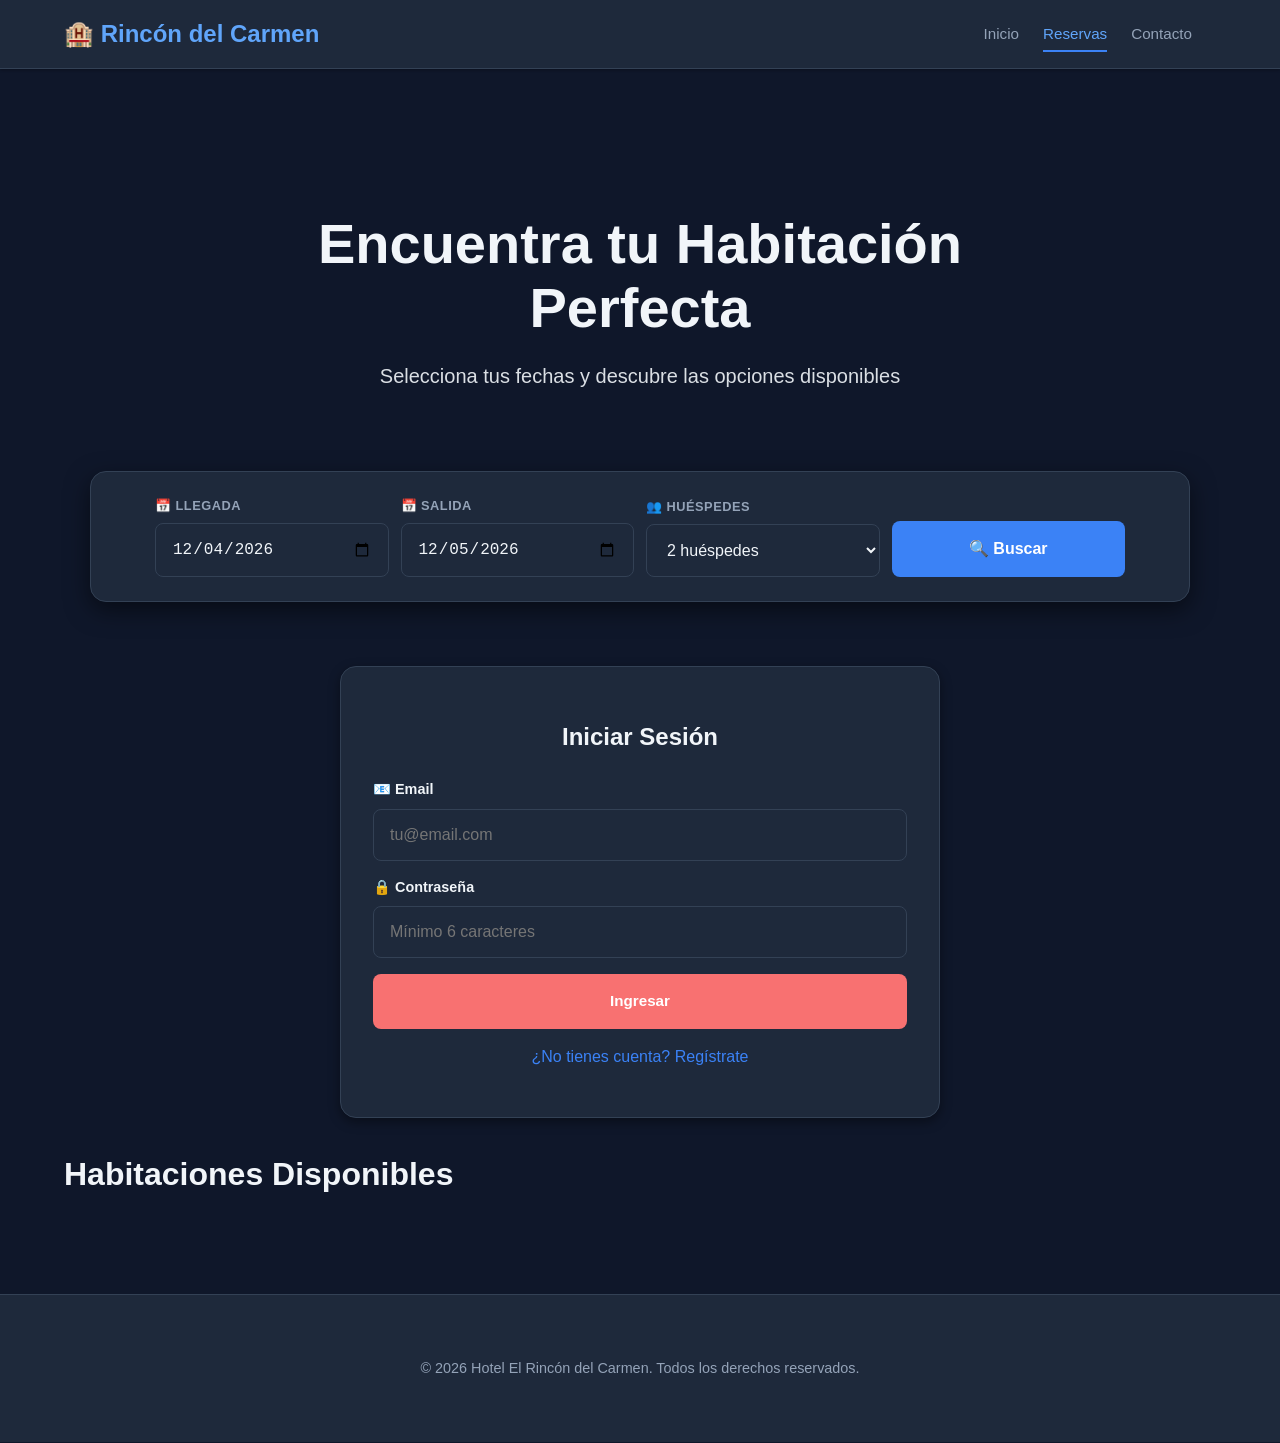
<file: admin.html>
<!DOCTYPE html>
<html lang="es">
<head>
  <meta charset="UTF-8">
  <meta name="viewport" content="width=device-width, initial-scale=1.0">
  <title>Panel Admin | Hotel El Rincón del Carmen</title>
  <link rel="stylesheet" href="css/main.css">
</head>
<body>
  <header>
    <nav>
      <a href="index.html" class="logo">🏨 Rincón del Carmen</a>
      <ul class="nav-links">
        <li><a href="index.html">Inicio</a></li>
        <li><a href="reservas.html">Reservas</a></li>
        <li><a href="contacto.html">Contacto</a></li>
        <li><a href="admin.html" class="active">Panel Admin</a></li>
      </ul>
      <button class="mobile-toggle">☰</button>
    </nav>
  </header>

  <main class="container">
    <div class="admin-header">
      <h1>Panel de Gestión Administrativa</h1>
      <p>Administra habitaciones, reservas y facturación.</p>
    </div>
    
    <div class="tabs">
      <button class="tab-btn active" data-tab="rooms">🏨 Habitaciones</button>
      <button class="tab-btn" data-tab="bookings">📋 Reservas & Facturas</button>
    </div>

    <!-- Tab Habitaciones -->
    <div id="roomsTab" class="tab-content">
      <div style="display:flex; justify-content:space-between; align-items:center; margin-bottom:1rem; flex-wrap:wrap; gap:1rem;">
        <h2 class="section-title" style="margin:0;">Listado de Habitaciones</h2>
        <button class="btn btn-accent" id="openRoomModal">+ Agregar Habitación</button>
      </div>
      <div class="table-container">
        <table>
          <thead>
            <tr>
              <th>Nombre</th>
              <th>Camas</th>
              <th>Máx Pers.</th>
              <th>Precio/Noche</th>
              <th>Servicios</th>
              <th>Acciones</th>
            </tr>
          </thead>
          <tbody id="roomsBody"></tbody>
        </table>
      </div>
    </div>

    <!-- Tab Reservas -->
    <div id="bookingsTab" class="tab-content hidden">
      <div class="card" style="margin-bottom:1.5rem; background:var(--bg-secondary); border-color:var(--border);">
        <h2 class="section-title" style="margin:0 0 0.5rem;">Gestión de Reservas</h2>
        <p style="color:var(--text-secondary); font-size:0.9rem;">
          Visualiza, cancela o genera la factura de las reservas confirmadas.
        </p>
      </div>
      <div class="table-container">
        <table>
          <thead>
            <tr>
              <th>ID</th>
              <th>Cliente</th>
              <th>Habitación</th>
              <th>Fechas</th>
              <th>Total</th>
              <th>Estado</th>
              <th>Acciones</th>
            </tr>
          </thead>
          <tbody id="bookingsBody"></tbody>
        </table>
      </div>
    </div>
  </main>

  <!-- Modal para Agregar Habitación -->
  <dialog id="roomModal">
    <div class="modal-header">
      <h3 id="modalTitle">Nueva Habitación</h3>
      <button class="close-modal" id="closeRoomModal">&times;</button>
    </div>
    <form id="roomForm">
      <div class="form-group"><label>Nombre</label><input id="rName" required placeholder="Suite Premium"></div>
      <div style="display: grid; grid-template-columns:1fr 1fr; gap:1rem; margin-bottom:1rem;">
        <div class="form-group" style="margin:0"><label>Camas</label><input id="rBeds" type="number" min="1" required></div>
        <div class="form-group" style="margin:0"><label>Máx. personas</label><input id="rMax" type="number" min="1" required></div>
      </div>
      <div class="form-group"><label>Precio/Noche (COP)</label><input id="rPrice" type="number" min="10000" required></div>
      <div class="form-group"><label>Servicios (coma)</label><input id="rAmenities" placeholder="WiFi, Jacuzzi, Minibar" required></div>
      <div class="form-group"><label>URL Imagen Principal</label><input id="rImage" placeholder="https://..."></div>
      <button type="submit" class="btn btn-full">Guardar</button>
    </form>
  </dialog>

  <!-- Modal de Factura -->
  <dialog id="invoiceModal">
    <div class="modal-header">
      <h3>Vista Previa de Factura</h3>
      <button class="close-modal" onclick="document.getElementById('invoiceModal').close()">&times;</button>
    </div>
    <div class="invoice-modal-content" id="invoiceContent">
      <!-- El contenido se inyecta con JS -->
    </div>
    <button class="btn btn-print" onclick="window.print()">🖨️ Imprimir / Guardar PDF</button>
  </dialog>

  <footer>
    <p>© 2026 Hotel El Rincón del Carmen. Panel exclusivo para administradores.</p>
  </footer>

  <script type="module">
    import { DataService } from './js/data-service.js';
    
    DataService.init();
    if (!DataService.isAdmin()) { 
      alert('⚠️ Acceso denegado.');
      window.location.href = 'reservas.html'; 
    }

    // --- Renderizado de Habitaciones ---
    const renderRooms = () => {
      const rooms = DataService.getRooms();
      const tbody = document.getElementById('roomsBody');
      tbody.innerHTML = rooms.length ? rooms.map(r => `
        <tr>
          <td><strong>${r.name}</strong></td>
          <td>${r.beds}</td>
          <td>${r.maxGuests}</td>
          <td>$${r.price.toLocaleString()}</td>
          <td style="font-size:0.85rem; color:var(--text-secondary);">${r.amenities.join(', ')}</td>
          <td><button class="action-btn delete" onclick="deleteRoom('${r.id}')">🗑️</button></td>
        </tr>
      `).join('') : `<tr><td colspan="6" class="text-center" style="padding:2rem;">No hay habitaciones</td></tr>`;
    };

    // --- Renderizado de Reservas ---
    const renderBookings = () => {
      const bookings = DataService.getBookings();
      const rooms = DataService.getRooms();
      const users = DataService.getUsers();
      const tbody = document.getElementById('bookingsBody');
      
      tbody.innerHTML = bookings.length ? bookings.map(b => {
        const room = rooms.find(r => r.id === b.roomId)?.name || 'N/A';
        const user = users.find(u => u.id === b.userId);
        const statusClass = b.status === 'confirmed' ? 'status-confirmed' : 'status-cancelled';
        
        // Botón de facturar solo si está confirmada
        const invoiceBtn = b.status === 'confirmed' 
          ? `<button class="action-btn" style="background:#e0f2fe; color:#0369a1; margin-right:5px;" onclick="generateInvoice('${b.id}')">📄 Facturar</button>` 
          : '';

        return `
          <tr>
            <td style="font-family:monospace; font-size:0.8rem;">${b.id.slice(-6)}</td>
            <td>${user ? user.name : 'N/A'}</td>
            <td>${room}</td>
            <td style="font-size:0.85rem;">${b.checkIn} ➔ ${b.checkOut}</td>
            <td>$${b.totalPrice.toLocaleString()}</td>
            <td><span class="status-badge ${statusClass}">${b.status}</span></td>
            <td>
              ${invoiceBtn}
              ${b.status === 'confirmed' ? `<button class="action-btn cancel" onclick="cancelBooking('${b.id}')">❌</button>` : '—'}
            </td>
          </tr>
        `;
      }).join('') : `<tr><td colspan="7" class="text-center" style="padding:2rem;">No hay reservas</td></tr>`;
    };

    // --- Generar Factura ---
    window.generateInvoice = (bookingId) => {
      const booking = DataService.getBookings().find(b => b.id === bookingId);
      if (!booking) return;

      const room = DataService.getRooms().find(r => r.id === booking.roomId);
      const user = DataService.getUsers().find(u => u.id === booking.userId);
      const today = new Date().toLocaleDateString('es-CO', { year: 'numeric', month: 'long', day: 'numeric' });

      const invoiceHTML = `
        <div class="invoice-header">
          <div>
            <div class="invoice-title">Factura de Venta</div>
            <div style="font-size:0.9rem; color:#666;">Hotel El Rincón del Carmen</div>
          </div>
          <div style="text-align:right;">
            <div class="invoice-date">Fecha: ${today}</div>
            <div class="invoice-date">No. Factura: ${booking.id.toUpperCase()}</div>
          </div>
        </div>

        <div class="invoice-section">
          <h4>Datos del Cliente</h4>
          <div class="invoice-details">
            <p><strong>Nombre:</strong> ${user ? user.name : 'N/A'}</p>
            <p><strong>Documento:</strong> ${user ? user.docId : 'N/A'}</p>
            <p><strong>Email:</strong> ${user ? user.email : 'N/A'}</p>
            <p><strong>Teléfono:</strong> ${user ? user.phone : 'N/A'}</p>
          </div>
        </div>

        <div class="invoice-section">
          <h4>Detalles de la Reserva</h4>
          <div class="invoice-details">
            <p><strong>Habitación:</strong> ${room ? room.name : 'N/A'}</p>
            <p><strong>Fechas:</strong> ${booking.checkIn} al ${booking.checkOut}</p>
            <p><strong>Noches:</strong> ${Math.ceil((new Date(booking.checkOut) - new Date(booking.checkIn)) / (1000 * 60 * 60 * 24))}</p>
            <p><strong>Huéspedes:</strong> ${booking.guests}</p>
          </div>
        </div>

        <div class="invoice-total">
          Total a Pagar: $${booking.totalPrice.toLocaleString()} COP
        </div>
      `;

      document.getElementById('invoiceContent').innerHTML = invoiceHTML;
      document.getElementById('invoiceModal').showModal();
    };

    // --- Acciones Globales ---
    window.deleteRoom = (id) => { 
      if (confirm('¿Eliminar habitación?')) { DataService.deleteRoom(id); renderRooms(); } 
    };
    window.cancelBooking = (id) => { 
      if (confirm('¿Cancelar reserva?')) { DataService.cancelBooking(id); renderBookings(); } 
    };

    // --- Tabs y Modales ---
    document.querySelectorAll('.tab-btn').forEach(btn => {
      btn.onclick = () => { 
        document.querySelectorAll('.tab-btn').forEach(b => b.classList.remove('active')); 
        document.querySelectorAll('.tab-content').forEach(c => c.classList.add('hidden')); 
        btn.classList.add('active'); 
        document.getElementById(`${btn.dataset.tab}Tab`).classList.remove('hidden'); 
      };
    });
    
    const roomModal = document.getElementById('roomModal');
    document.getElementById('openRoomModal').onclick = () => { roomModal.showModal(); document.getElementById('roomForm').reset(); };
    document.getElementById('closeRoomModal').onclick = () => roomModal.close();
    
    document.getElementById('roomForm').onsubmit = (e) => { 
      e.preventDefault(); 
      const imgUrl = document.getElementById('rImage').value || 'https://images.unsplash.com/photo-1611892440504-42a792e24d32?w=800&q=80';
      DataService.addRoom({ 
        id: 'r_' + Date.now(), 
        name: document.getElementById('rName').value, 
        beds: parseInt(document.getElementById('rBeds').value), 
        maxGuests: parseInt(document.getElementById('rMax').value), 
        price: parseInt(document.getElementById('rPrice').value), 
        amenities: document.getElementById('rAmenities').value.split(',').map(a => a.trim()).filter(Boolean), 
        images: [imgUrl, imgUrl, imgUrl, imgUrl] 
      }); 
      roomModal.close(); renderRooms(); 
    };

    renderRooms(); 
    renderBookings();
    
    // Menú móvil
    document.querySelector('.mobile-toggle').addEventListener('click', () => { 
      const nav = document.querySelector('.nav-links'); 
      nav.style.display = nav.style.display === 'flex' ? 'none' : 'flex'; 
      nav.style.flexDirection = 'column'; 
      nav.style.position = 'absolute'; 
      nav.style.top = '100%'; nav.style.left = '0'; nav.style.right = '0'; 
      nav.style.background = 'var(--surface)'; nav.style.padding = 'var(--space-md)'; 
      nav.style.boxShadow = 'var(--shadow)'; nav.style.zIndex = '99'; 
    });
  </script>
</body>
</html>
</file>
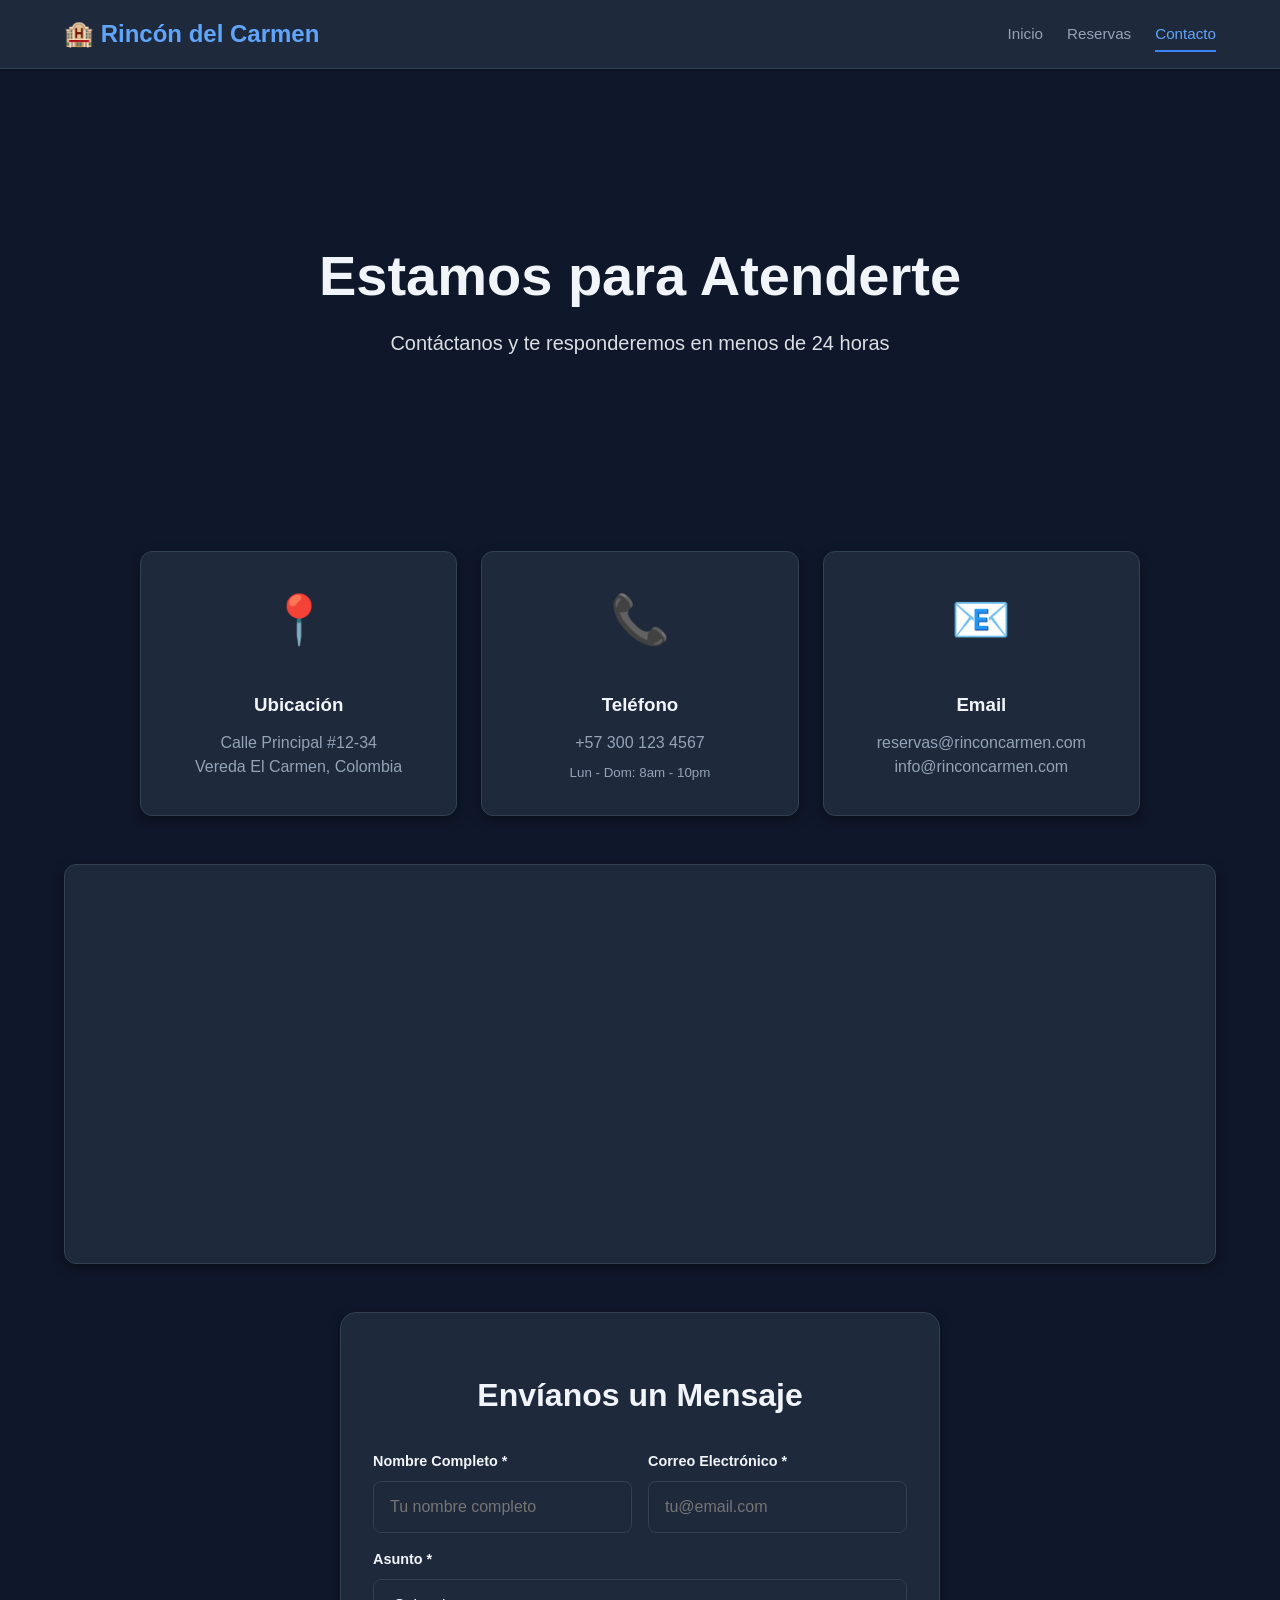
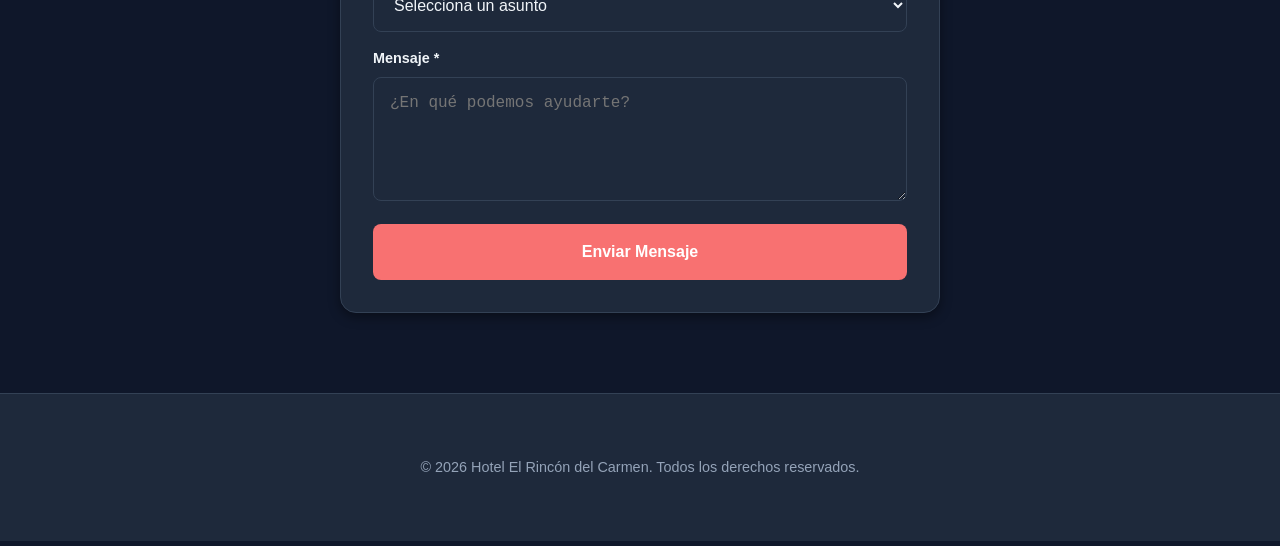
<file: contacto.html>
<!DOCTYPE html>
<html lang="es">
<head>
  <meta charset="UTF-8">
  <meta name="viewport" content="width=device-width, initial-scale=1.0">
  <title>Contacto | Hotel El Rincón del Carmen</title>
  <link rel="stylesheet" href="css/main.css">
</head>
<body>
  <header>
    <nav>
      <a href="index.html" class="logo">🏨 Rincón del Carmen</a>
      <ul class="nav-links">
        <li><a href="index.html">Inicio</a></li>
        <li><a href="reservas.html">Reservas</a></li>
        <li><a href="contacto.html" class="active">Contacto</a></li>
      </ul>
      <button class="mobile-toggle">☰</button>
    </nav>
  </header>

  <section class="hero">
    <div class="hero-content">
      <h1>Estamos para Atenderte</h1>
      <p>Contáctanos y te responderemos en menos de 24 horas</p>
    </div>
  </section>

  <main class="container">
    <!-- Cards de Información -->
    <div class="contact-grid">
      <div class="card text-center" style="padding: var(--space-xl);">
        <div style="font-size: 3rem; margin-bottom: var(--space-md);">📍</div>
        <h3 style="margin-bottom: var(--space-sm);">Ubicación</h3>
        <p style="color: var(--text-secondary); margin:0;">
          Calle Principal #12-34<br>Vereda El Carmen, Colombia
        </p>
      </div>
      <div class="card text-center" style="padding: var(--space-xl);">
        <div style="font-size: 3rem; margin-bottom: var(--space-md);">📞</div>
        <h3 style="margin-bottom: var(--space-sm);">Teléfono</h3>
        <p style="color: var(--text-secondary); margin:0;">
          +57 300 123 4567<br>
          <small style="display:block; margin-top:0.5rem;">Lun - Dom: 8am - 10pm</small>
        </p>
      </div>
      <div class="card text-center" style="padding: var(--space-xl);">
        <div style="font-size: 3rem; margin-bottom: var(--space-md);">📧</div>
        <h3 style="margin-bottom: var(--space-sm);">Email</h3>
        <p style="color: var(--text-secondary); margin:0;">
          reservas@rinconcarmen.com<br>info@rinconcarmen.com
        </p>
      </div>
    </div>

    <!-- Mapa -->
    <div class="card" style="margin-bottom: 3rem; padding: 0; overflow: hidden; height: 400px; max-width: 1200px; margin-left: auto; margin-right: auto;">
      <iframe 
        src="https://www.google.com/maps/embed?pb=!1m18!1m12!1m3!1d3976.1234567890123!2d-74.12345678901234!3d4.123456789012345!2m3!1f0!2f0!3f0!3m2!1i1024!2i768!4f13.1!3m3!1m2!1s0x0%3A0x0!2zNMKwMDcnMjQuNCJOIDc0wrAwNzczNC40Ilc!5e0!3m2!1ses!2sco!4v1700000000000"
        width="100%" 
        height="100%" 
        style="border:0;" 
        allowfullscreen="" 
        loading="lazy">
      </iframe>
    </div>

    <!-- Formulario de Contacto -->
    <div class="form-card">
      <h2 class="section-title text-center" style="margin-bottom: var(--space-xl);">Envíanos un Mensaje</h2>
      <form id="contactForm">
        <div style="display: grid; grid-template-columns: 1fr 1fr; gap: var(--space-md); margin-bottom: var(--space-md);">
          <div class="form-group" style="margin:0;">
            <label>Nombre Completo *</label>
            <input type="text" required placeholder="Tu nombre completo">
          </div>
          <div class="form-group" style="margin:0;">
            <label>Correo Electrónico *</label>
            <input type="email" required placeholder="tu@email.com">
          </div>
        </div>
        <div class="form-group">
          <label>Asunto *</label>
          <select required>
            <option value="">Selecciona un asunto</option>
            <option value="consulta">Consulta General</option>
            <option value="reserva">Información de Reserva</option>
            <option value="evento">Cotización Eventos</option>
            <option value="soporte">Soporte Técnico</option>
            <option value="otro">Otro</option>
          </select>
        </div>
        <div class="form-group">
          <label>Mensaje *</label>
          <textarea rows="5" required placeholder="¿En qué podemos ayudarte?"></textarea>
        </div>
        <button type="submit" class="btn btn-accent btn-full" style="padding: var(--space-md); font-size: 1rem;">
          Enviar Mensaje
        </button>
      </form>
    </div>
  </main>

  <footer>
    <p>© 2026 Hotel El Rincón del Carmen. Todos los derechos reservados.</p>
  </footer>

  <script>
    document.getElementById('contactForm').addEventListener('submit', (e) => { 
      e.preventDefault(); 
      alert('✅ Mensaje enviado correctamente\n\nTe responderemos en menos de 24 horas.'); 
      e.target.reset(); 
    });
    
    document.querySelector('.mobile-toggle').addEventListener('click', () => { 
      const nav = document.querySelector('.nav-links'); 
      if (nav.style.display === 'flex') { 
        nav.style.display = 'none'; 
      } else { 
        nav.style.display = 'flex'; 
        nav.style.flexDirection = 'column'; 
        nav.style.position = 'absolute'; 
        nav.style.top = '100%'; 
        nav.style.left = '0'; 
        nav.style.right = '0'; 
        nav.style.background = 'var(--surface)'; 
        nav.style.padding = 'var(--space-md)'; 
        nav.style.boxShadow = 'var(--shadow)'; 
        nav.style.zIndex = '99'; 
      } 
    });
  </script>
</body>
</html>
</file>
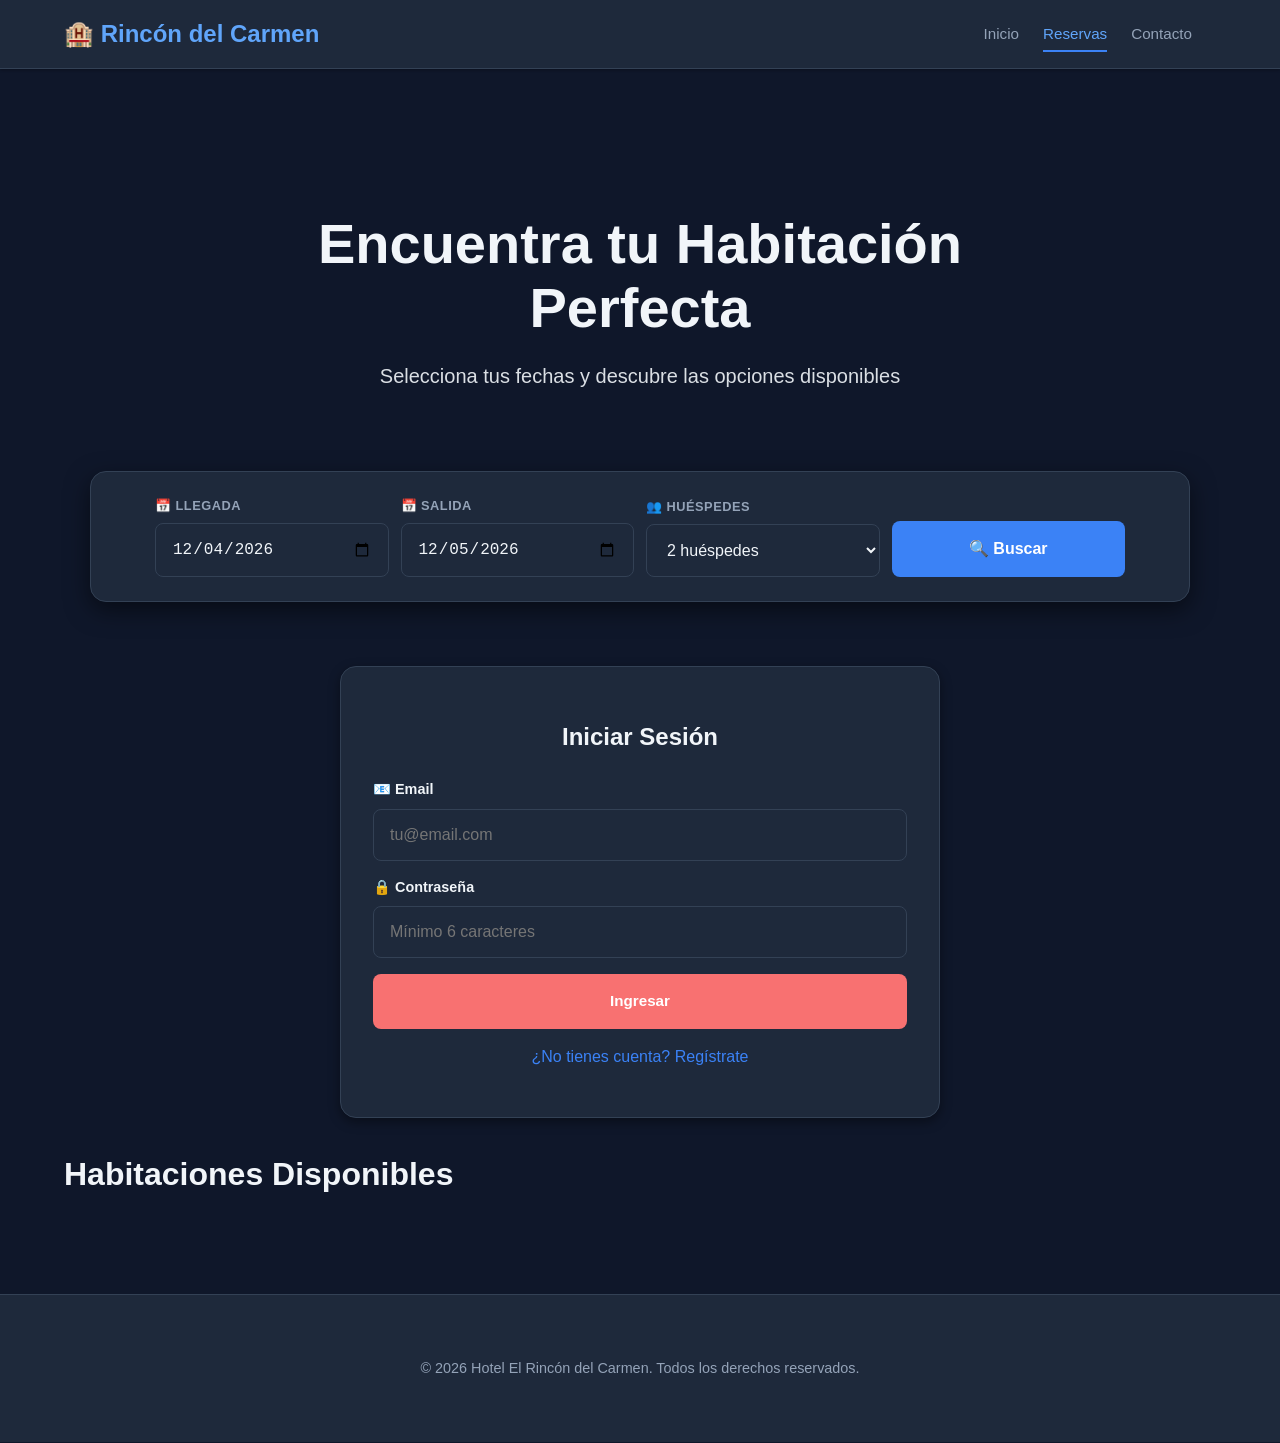
<file: reservas.html>
<!DOCTYPE html>
<html lang="es">
<head>
  <meta charset="UTF-8">
  <meta name="viewport" content="width=device-width, initial-scale=1.0, maximum-scale=1.0, user-scalable=no">
  <title>Reservas | Hotel El Rincón del Carmen</title>
  <link rel="stylesheet" href="css/main.css">
</head>
<body>
  <header>
    <nav>
      <a href="index.html" class="logo">🏨 Rincón del Carmen</a>
      <ul class="nav-links">
        <li><a href="index.html">Inicio</a></li>
        <li><a href="reservas.html" class="active">Reservas</a></li>
        <li><a href="contacto.html">Contacto</a></li>
        <li><a href="admin.html" class="hidden" id="adminLink">Panel Admin</a></li>
      </ul>
      <button class="mobile-toggle">☰</button>
    </nav>
  </header>

  <section class="hero">
    <div class="hero-content">
      <h1>Encuentra tu Habitación Perfecta</h1>
      <p>Selecciona tus fechas y descubre las opciones disponibles</p>
    </div>
  </section>

  <div class="search-container">
    <form class="search-form" id="searchForm">
      <div class="search-field">
        <label>📅 Llegada</label>
        <input type="date" id="checkIn" required>
      </div>
      <div class="search-field">
        <label>📅 Salida</label>
        <input type="date" id="checkOut" required>
      </div>
      <div class="search-field">
        <label>👥 Huéspedes</label>
        <select id="guests" required>
          <option value="1">1 huésped</option>
          <option value="2" selected>2 huéspedes</option>
          <option value="3">3 huéspedes</option>
          <option value="4">4 huéspedes</option>
          <option value="5">5 huéspedes</option>
          <option value="6">6+ huéspedes</option>
        </select>
      </div>
      <button type="submit" class="search-btn">🔍 Buscar</button>
    </form>
  </div>

  <main class="container">
    <div id="authSection" class="mb-2">
      <auth-panel></auth-panel>
    </div>
    <div id="resultsSection" class="fade-in">
      <h2 class="section-title" id="resultsTitle">Habitaciones Disponibles</h2>
      <div id="roomsGrid" class="grid"></div>
    </div>
    <div id="myBookingsSection" class="mt-2 hidden">
      <user-bookings></user-bookings>
    </div>
  </main>

  <footer>
    <p>© 2026 Hotel El Rincón del Carmen. Todos los derechos reservados.</p>
  </footer>

  <script type="module">
    import { DataService } from './js/data-service.js';
    import './js/components.js';
    
    DataService.init();
    if (DataService.isAdmin()) {
      document.getElementById('adminLink').classList.remove('hidden');
    }
  
    // Fechas por defecto
    const today = new Date().toISOString().split('T')[0];
    const tomorrow = new Date(Date.now() + 86400000).toISOString().split('T')[0];
    document.getElementById('checkIn').value = today;
    document.getElementById('checkOut').value = tomorrow;
  
    document.getElementById('searchForm').addEventListener('submit', async (e) => {
      e.preventDefault();
      const checkIn = document.getElementById('checkIn').value;
      const checkOut = document.getElementById('checkOut').value;
      const guests = parseInt(document.getElementById('guests').value);
      
      if (new Date(checkIn) >= new Date(checkOut)) {
        return alert('⚠️ La fecha de salida debe ser posterior a la llegada.');
      }
  
      const rooms = DataService.getRooms();
      const grid = document.getElementById('roomsGrid');
      const title = document.getElementById('resultsTitle');
      const available = rooms.filter(r => 
        guests <= r.maxGuests && DataService.isAvailable(r.id, checkIn, checkOut)
      );
  
      if (!available.length) { 
        grid.innerHTML = `
          <div class="alert alert-error" style="grid-column:1/-1;">
            No hay habitaciones disponibles para estas fechas y número de huéspedes.
          </div>
        `; 
        title.textContent = 'Sin Resultados'; 
        return; 
      }
  
      title.textContent = `${available.length} Habitación${available.length > 1 ? 'es' : ''} Disponible${available.length > 1 ? 's' : ''}`;
      
      grid.innerHTML = available.map(r => {
      const { nights, total } = DataService.calcPrice(r.price, checkIn, checkOut);
        return `
          <div class="card">
            <room-gallery images='${JSON.stringify(r.images)}'></room-gallery>
            <div class="card-badge">Disponible</div>
            <div class="card-content">
              <h3 class="card-title">${r.name}</h3>
              <p class="card-location">🛏️ ${r.beds} cama(s) • 👥 Máx ${r.maxGuests} personas</p>
              <div class="card-amenities">
                ${r.amenities.map(a => `<span>• ${a}</span>`).join('')}
              </div>
              <div class="card-footer">
                <div class="card-price">
                  <span class="label">Total ${nights} noche${nights > 1 ? 's' : ''}</span>
                  <span class="amount">$${total.toLocaleString()} <span>COP</span></span>
                </div>
                <button class="btn btn-accent book-btn" 
                        data-room="${r.id}" 
                        data-in="${checkIn}" 
                        data-out="${checkOut}" 
                        data-guests="${guests}" 
                        data-total="${total}">
                  Reservar
                </button>
              </div>
            </div>
          </div>
        `;
      }).join('');
      
      document.querySelectorAll('.book-btn').forEach(btn => {
        btn.onclick = () => handleBooking(btn.dataset);
      });
    });
  
    function handleBooking(d) {
      const user = DataService.getSession();
      if (!user) {
        return alert('⚠️ Inicia sesión o regístrate para reservar.');
      }
      if (!DataService.isAvailable(d.room, d.in, d.out)) {
        return alert('⚠️ Esta habitación ya fue reservada. Selecciona otra fecha.');
      }
  
      DataService.addBooking({ 
        id: 'bk_' + Date.now(), 
        userId: user.id, 
        roomId: d.room, 
        checkIn: d.in, 
        checkOut: d.out, 
        guests: parseInt(d.guests), 
        totalPrice: parseInt(d.total), 
        status: 'confirmed', 
        createdAt: new Date().toISOString() 
      });
      
      alert(`✅ ¡Reserva Confirmada!\n\nFechas: ${d.in} - ${d.out}\nTotal: $${parseInt(d.total).toLocaleString()} COP`);
      
      document.getElementById('myBookingsSection').classList.remove('hidden');
      document.querySelector('user-bookings').connectedCallback();
      document.getElementById('resultsSection').scrollIntoView({ behavior: 'smooth' });
    }
  
    // User bookings component
    customElements.define('user-bookings', class extends HTMLElement {
      connectedCallback() {
        const user = DataService.getSession(); 
        if (!user) return;
        
        const bookings = DataService.getUserBookings(user.id).filter(b => b.status === 'confirmed');
        const rooms = DataService.getRooms();
        
        if (!bookings.length) { 
          this.innerHTML = `
            <div class="card mt-2 text-center">
              <p style="color: var(--text-secondary); padding: 2rem;">
                No tienes reservas activas.
              </p>
            </div>
          `; 
          return; 
        }
        
        this.innerHTML = `
          <div class="card mt-2">
            <h2 style="margin-bottom:1.5rem; padding: 0 var(--space-md);">📋 Mis Reservas</h2>
            ${bookings.map(b => { 
              const room = rooms.find(r => r.id === b.roomId); 
              return `
                <div style="border-bottom:1px solid var(--divider); padding:1.5rem var(--space-md); display:flex; flex-wrap:wrap; gap:1rem; justify-content:space-between; align-items:center;">
                  <div style="flex:1; min-width:200px;">
                    <h4 style="color:var(--primary); margin-bottom:0.5rem;">${room?.name || 'Habitación'}</h4>
                    <p style="font-size:0.9rem; color:var(--text-secondary); margin:0.25rem 0;">
                      📅 ${b.checkIn} ➔ ${b.checkOut}
                    </p>
                    <p style="font-size:0.9rem; color:var(--text-secondary); margin:0.25rem 0;">
                      👥 ${b.guests} huésped(es)
                    </p>
                  </div>
                  <div style="text-align:right; min-width:120px;">
                    <p style="font-weight:700; font-size:1.25rem; margin-bottom:0.5rem;">
                      $${b.totalPrice.toLocaleString()}
                    </p>
                    <button class="btn btn-outline cancel-btn" 
                            data-id="${b.id}" 
                            style="padding:0.5rem 1rem; font-size:0.85rem;">
                      Cancelar
                    </button>
                  </div>
                </div>
              `; 
            }).join('')}
          </div>
        `;
        
        this.querySelectorAll('.cancel-btn').forEach(btn => {
          btn.onclick = () => { 
            if (confirm('¿Cancelar reserva? Las fechas quedarán disponibles inmediatamente.')) { 
              DataService.cancelBooking(btn.dataset.id); 
              this.connectedCallback(); 
            } 
          };
        });
      }
    });
  </script>
</body>
</html>
</file>
<file: css/main.css>
:root {
  /* 🌙 COLORES MODO OSCURO */
  --primary: #3b82f6;
  --primary-dark: #2563eb;
  --primary-light: #60a5fa;
  --accent: #f87171;
  --accent-hover: #ef4444;
  
  /* Fondos oscuros */
  --bg: #0f172a;              /* Fondo principal (slate 900) */
  --bg-secondary: #1e293b;    /* Fondo secundario (slate 800) */
  --surface: #1e293b;         /* Superficies/cards (slate 800) */
  --surface-elevated: #334155; /* Cards elevadas (slate 700) */
  
  /* Textos claros */
  --text: #f1f5f9;            /* Texto principal (slate 100) */
  --text-secondary: #94a3b8;  /* Texto secundario (slate 400) */
  --text-light: #64748b;      /* Texto ligero (slate 500) */
  
  /* Bordes y divisores */
  --border: #334155;          /* Bordes (slate 700) */
  --divider: #475569;         /* Divisores (slate 600) */
  
  /* Estados */
  --success: #22c55e;
  --error: #ef4444;
  --warning: #f59e0b;
  
  /* Espaciado */
  --space-xs: 0.5rem;
  --space-sm: 0.75rem;
  --space-md: 1rem;
  --space-lg: 1.5rem;
  --space-xl: 2rem;
  --space-2xl: 3rem;
  
  /* Bordes y sombras */
  --radius-sm: 8px;
  --radius: 12px;
  --radius-lg: 16px;
  --shadow-sm: 0 1px 3px rgba(0,0,0,0.3);
  --shadow: 0 4px 12px rgba(0,0,0,0.4);
  --shadow-lg: 0 8px 24px rgba(0,0,0,0.5);
  --transition: all 0.25s cubic-bezier(0.4, 0, 0.2, 1);
}

*, *::before, *::after { box-sizing: border-box; }
html { scroll-behavior: smooth; }
body { 
  font-family: -apple-system, BlinkMacSystemFont, 'Segoe UI', Roboto, sans-serif; 
  background: var(--bg); 
  color: var(--text); 
  line-height: 1.5; 
  margin: 0; 
  -webkit-font-smoothing: antialiased;
}
a { text-decoration: none; color: inherit; transition: var(--transition); }
a:hover { color: var(--primary-light); }
button { cursor: pointer; border: none; background: none; font: inherit; }
img { display: block; max-width: 100%; }
ul { list-style: none; padding: 0; margin: 0; }

/* HEADER */
header { 
  background: var(--bg-secondary); 
  border-bottom: 1px solid var(--border); 
  position: sticky; 
  top: 0; 
  z-index: 100; 
  box-shadow: var(--shadow-sm); 
}
nav { 
  display: flex; 
  justify-content: space-between; 
  align-items: center; 
  padding: var(--space-md) 5%; 
  max-width: 1400px; 
  margin: 0 auto; 
}
.logo { 
  font-weight: 800; 
  font-size: 1.5rem; 
  color: var(--primary-light); 
  display: flex;
  align-items: center;
  gap: var(--space-sm);
}
.nav-links { 
  display: flex; 
  gap: var(--space-lg); 
  align-items: center; 
}
.nav-links a { 
  font-weight: 500; 
  font-size: 0.95rem; 
  padding: var(--space-xs) 0;
  position: relative;
  color: var(--text-secondary);
}
.nav-links a:hover, 
.nav-links a.active { 
  color: var(--primary-light); 
}
.nav-links a.active::after {
  content: '';
  position: absolute;
  bottom: -2px;
  left: 0;
  right: 0;
  height: 2px;
  background: var(--primary);
}
.mobile-toggle { 
  font-size: 1.5rem; 
  color: var(--text); 
  display: none; 
  background: none;
  border: none;
  cursor: pointer;
}

/* HERO */
.hero { 
  background: linear-gradient(rgba(15,23,42,0.7), rgba(15,23,42,0.8)), 
              url('https://images.unsplash.com/photo-1542314831-068cd1dbfeeb?w=1920&q=80') center/cover no-repeat; 
  color: var(--text); 
  padding: var(--space-2xl) 5%; 
  text-align: center; 
  min-height: 50vh; 
  display: flex; 
  align-items: center; 
  justify-content: center; 
}
.hero-content { max-width: 800px; }
.hero h1 { 
  font-size: clamp(2rem, 5vw, 3.5rem); 
  font-weight: 800; 
  margin-bottom: var(--space-md); 
  line-height: 1.15; 
}
.hero p { 
  font-size: clamp(1rem, 2.5vw, 1.25rem); 
  margin-bottom: var(--space-xl); 
  opacity: 0.9; 
}
.hero-btn { 
  background: var(--accent); 
  color: white; 
  padding: var(--space-md) var(--space-xl); 
  font-size: 1.1rem; 
  font-weight: 700; 
  border-radius: var(--radius); 
  display: inline-block; 
  transition: var(--transition); 
}
.hero-btn:hover { 
  background: var(--accent-hover); 
  transform: translateY(-3px); 
  box-shadow: var(--shadow-lg); 
}

/* SEARCH BAR */
.search-container { 
  background: var(--surface); 
  padding: var(--space-lg) 5%; 
  margin: -3rem auto var(--space-xl); 
  max-width: 1100px; 
  border-radius: var(--radius-lg); 
  box-shadow: var(--shadow-lg); 
  position: relative; 
  z-index: 10; 
  border: 1px solid var(--border);
}
.search-form { 
  display: grid; 
  grid-template-columns: repeat(auto-fit, minmax(180px, 1fr)); 
  gap: var(--space-sm); 
  align-items: end; 
}
.search-field { 
  display: flex; 
  flex-direction: column; 
  gap: var(--space-xs); 
}
.search-field label { 
  font-size: 0.8rem; 
  font-weight: 600; 
  color: var(--text-secondary); 
  text-transform: uppercase; 
  letter-spacing: 0.5px; 
}
.search-field input, 
.search-field select { 
  padding: var(--space-md); 
  border: 1px solid var(--border); 
  border-radius: var(--radius-sm); 
  font-size: 1rem; 
  width: 100%; 
  transition: var(--transition); 
  background: var(--bg-secondary); 
  color: var(--text);
}
.search-field input:focus, 
.search-field select:focus { 
  outline: none; 
  border-color: var(--primary); 
  box-shadow: 0 0 0 3px rgba(59,130,246,0.2); 
}
.search-btn { 
  padding: var(--space-md); 
  background: var(--primary); 
  color: white; 
  border-radius: var(--radius-sm); 
  font-weight: 600; 
  font-size: 1rem; 
  transition: var(--transition); 
  width: 100%; 
}
.search-btn:hover { 
  background: var(--primary-dark); 
}

/* LAYOUT & UTILS */
.container { 
  max-width: 1280px; 
  margin: 0 auto; 
  padding: var(--space-xl) 5%; 
}
.section-title { 
  font-size: clamp(1.5rem, 4vw, 2rem); 
  font-weight: 700; 
  margin-bottom: var(--space-md); 
}
.grid { 
  display: grid; 
  gap: var(--space-lg); 
  grid-template-columns: repeat(auto-fill, minmax(300px, 1fr)); 
}
.text-center { text-align: center; }
.hidden { display: none !important; }
.mt-2 { margin-top: var(--space-xl); }
.mb-2 { margin-bottom: var(--space-xl); }
.fade-in { animation: fadeIn 0.4s ease-out; }
@keyframes fadeIn { 
  from { opacity: 0; transform: translateY(15px); } 
  to { opacity: 1; transform: translateY(0); } 
}

/* CARDS */
.card { 
  background: var(--surface); 
  border-radius: var(--radius); 
  overflow: hidden; 
  box-shadow: var(--shadow); 
  transition: var(--transition); 
  border: 1px solid var(--border); 
  display: flex; 
  flex-direction: column; 
}
.card:hover { 
  box-shadow: var(--shadow-lg); 
  transform: translateY(-4px); 
  border-color: var(--divider);
}
.card-image { 
  position: relative; 
  aspect-ratio: 4/3; 
  background: var(--bg-secondary); 
  overflow: hidden; 
}
.card-image img { 
  width: 100%; 
  height: 100%; 
  object-fit: cover; 
  transition: transform 0.4s ease; 
}
.card:hover .card-image img { 
  transform: scale(1.05); 
}
.card-badge { 
  position: absolute; 
  top: var(--space-sm); 
  left: var(--space-sm); 
  background: var(--accent); 
  color: white; 
  padding: 0.3rem 0.6rem; 
  border-radius: var(--radius-sm); 
  font-size: 0.75rem; 
  font-weight: 600; 
}
.card-content { 
  padding: var(--space-md); 
  display: flex; 
  flex-direction: column; 
  flex: 1; 
}
.card-title { 
  font-size: 1.1rem; 
  font-weight: 600; 
  margin-bottom: var(--space-xs); 
}
.card-location { 
  color: var(--text-secondary); 
  font-size: 0.9rem; 
  margin-bottom: var(--space-sm); 
}
.card-amenities { 
  display: flex; 
  flex-wrap: wrap; 
  gap: var(--space-xs); 
  margin-bottom: var(--space-md); 
  font-size: 0.85rem; 
  color: var(--text-secondary); 
}
.card-amenities span { 
  background: var(--bg-secondary); 
  padding: 0.25rem 0.5rem; 
  border-radius: 4px; 
  border: 1px solid var(--border);
}
.card-footer { 
  margin-top: auto; 
  display: flex; 
  justify-content: space-between; 
  align-items: center; 
  padding-top: var(--space-md); 
  border-top: 1px solid var(--divider); 
}
.card-price { 
  display: flex; 
  flex-direction: column; 
}
.card-price .label { 
  font-size: 0.85rem; 
  color: var(--text-secondary); 
}
.card-price .amount { 
  font-size: 1.4rem; 
  font-weight: 700; 
  color: var(--text); 
}
.card-price .amount span { 
  font-size: 0.9rem; 
  font-weight: 400; 
  color: var(--text-light); 
}

/* FORMS & AUTH */
.form-card { 
  background: var(--surface); 
  padding: var(--space-xl); 
  border-radius: var(--radius-lg); 
  box-shadow: var(--shadow); 
  width: 100%;
  max-width: 600px; 
  margin: 0 auto; 
  border: 1px solid var(--border);
}
.form-group { 
  margin-bottom: var(--space-md); 
}
.form-group label { 
  display: block; 
  margin-bottom: var(--space-xs); 
  font-weight: 600; 
  font-size: 0.9rem; 
  color: var(--text); 
}
.form-group input, 
.form-group select, 
.form-group textarea { 
  width: 100%; 
  padding: var(--space-md); 
  border: 1px solid var(--border); 
  border-radius: var(--radius-sm); 
  font-size: 1rem; 
  transition: var(--transition); 
  background: var(--bg-secondary); 
  color: var(--text);
}
.form-group input:focus, 
.form-group textarea:focus { 
  outline: none; 
  border-color: var(--primary); 
  box-shadow: 0 0 0 3px rgba(59,130,246,0.2); 
}
.btn { 
  background: var(--primary); 
  color: white; 
  padding: var(--space-md) var(--space-lg); 
  border-radius: var(--radius-sm); 
  font-weight: 600; 
  font-size: 0.95rem; 
  transition: var(--transition); 
  display: inline-flex; 
  align-items: center; 
  justify-content: center; 
  gap: var(--space-xs); 
}
.btn:hover { 
  background: var(--primary-dark); 
  transform: translateY(-1px); 
}
.btn-outline { 
  background: transparent; 
  border: 1px solid var(--border); 
  color: var(--text); 
}
.btn-outline:hover { 
  background: var(--bg-secondary); 
  border-color: var(--primary); 
}
.btn-accent { 
  background: var(--accent); 
}
.btn-accent:hover { 
  background: var(--accent-hover); 
}
.btn-full { 
  width: 100%; 
}

/* ALERTS */
.alert { 
  padding: var(--space-md); 
  border-radius: var(--radius-sm); 
  margin-bottom: var(--space-md); 
  display: flex; 
  align-items: center; 
  gap: var(--space-sm); 
  font-weight: 500; 
}
.alert-success { 
  background: rgba(34,197,94,0.1); 
  color: var(--success); 
  border-left: 4px solid var(--success); 
}
.alert-error { 
  background: rgba(239,68,68,0.1); 
  color: var(--error); 
  border-left: 4px solid var(--error); 
}

/* CAROUSEL */
.carousel-wrapper { 
  display: flex; 
  gap: var(--space-lg); 
  overflow-x: auto; 
  scroll-snap-type: x mandatory; 
  padding: var(--space-md) 0; 
  scrollbar-width: none; 
  -ms-overflow-style: none;
  margin: 0 calc(var(--space-xl) * -1);
  padding-left: var(--space-xl);
  padding-right: var(--space-xl);
}
.carousel-wrapper::-webkit-scrollbar { display: none; }
.carousel-item { 
  flex: 0 0 85%; 
  max-width: 380px; 
  scroll-snap-align: center; 
  background: var(--surface); 
  border-radius: var(--radius); 
  overflow: hidden; 
  box-shadow: var(--shadow); 
  transition: var(--transition); 
  border: 1px solid var(--border);
}
.carousel-item:hover { 
  box-shadow: var(--shadow-lg); 
  transform: translateY(-4px); 
}
.carousel-item .card-image { 
  aspect-ratio: 16/10; 
  overflow: hidden; 
}

@media (min-width: 768px) { 
  .carousel-item { flex: 0 0 calc(50% - 1.25rem); } 
}
@media (min-width: 1024px) { 
  .carousel-item { 
    flex: 0 0 calc(33.333% - 1.5rem); 
    scroll-snap-align: start; 
  } 
}

/* FEATURES FULL-WIDTH */
.full-width-section { 
  background: var(--bg-secondary); 
  width: 100%; 
  padding: var(--space-2xl) 0; 
  margin-top: var(--space-xl); 
}
.features-grid { 
  display: grid; 
  grid-template-columns: repeat(auto-fit, minmax(240px, 1fr)); 
  gap: var(--space-xl); 
  max-width: 1400px; 
  margin: 0 auto; 
  padding: 0 var(--space-xl); 
}
@media (min-width: 1024px) { 
  .features-grid { grid-template-columns: repeat(4, 1fr); } 
}
.feature-item { 
  text-align: center; 
  padding: var(--space-lg); 
  background: var(--surface); 
  border-radius: var(--radius); 
  transition: var(--transition); 
  border: 1px solid var(--border);
}
.feature-item:hover { 
  transform: translateY(-6px); 
  box-shadow: var(--shadow); 
  background: var(--surface-elevated); 
}
.feature-icon { 
  font-size: 2.5rem; 
  margin-bottom: var(--space-md); 
  display: inline-block; 
}
.feature-item h4 { 
  font-size: 1.1rem; 
  font-weight: 700; 
  margin-bottom: var(--space-xs); 
  color: var(--text); 
}
.feature-item p { 
  font-size: 0.95rem; 
  color: var(--text-secondary); 
  line-height: 1.5; 
  margin: 0; 
}

/* CONTACT GRID */
.contact-grid {
  display: grid;
  grid-template-columns: repeat(auto-fit, minmax(280px, 1fr));
  gap: var(--space-lg);
  max-width: 1000px;
  margin: 0 auto var(--space-2xl);
}
@media (max-width: 768px) {
  .contact-grid {
    grid-template-columns: 1fr;
    max-width: 500px;
  }
}

/* ADMIN PANEL */
.admin-header { 
  text-align: center; 
  margin-bottom: var(--space-xl); 
}
.tabs { 
  display: flex; 
  gap: var(--space-md); 
  margin-bottom: var(--space-lg); 
  border-bottom: 2px solid var(--border); 
  padding-bottom: var(--space-xs); 
  flex-wrap: wrap; 
}
.tab-btn { 
  background: none; 
  padding: var(--space-sm) var(--space-lg); 
  font-weight: 600; 
  color: var(--text-secondary); 
  border: none; 
  cursor: pointer; 
  transition: var(--transition); 
  border-bottom: 3px solid transparent; 
  margin-bottom: -2px; 
}
.tab-btn.active { 
  color: var(--primary-light); 
  border-bottom-color: var(--primary); 
}
.table-container { 
  background: var(--surface); 
  border-radius: var(--radius); 
  box-shadow: var(--shadow); 
  overflow-x: auto; 
  border: 1px solid var(--border);
}
table { 
  width: 100%; 
  border-collapse: collapse; 
  min-width: 650px; 
}
th, td { 
  padding: var(--space-md); 
  text-align: left; 
  border-bottom: 1px solid var(--divider); 
  font-size: 0.9rem; 
}
th { 
  background: var(--bg-secondary); 
  font-weight: 600; 
  color: var(--text-secondary); 
  text-transform: uppercase; 
  font-size: 0.8rem; 
  letter-spacing: 0.5px; 
}
tr:hover td { 
  background: var(--bg-secondary); 
}
.status-badge { 
  padding: 0.3rem 0.6rem; 
  border-radius: 99px; 
  font-size: 0.75rem; 
  font-weight: 600; 
  text-transform: capitalize; 
}
.status-confirmed { 
  background: rgba(34,197,94,0.2); 
  color: var(--success); 
}
.status-cancelled { 
  background: rgba(239,68,68,0.2); 
  color: var(--error); 
}
.action-btn { 
  padding: 0.4rem 0.8rem; 
  font-size: 0.8rem; 
  border-radius: var(--radius-sm); 
  transition: var(--transition); 
}
.action-btn.cancel { 
  background: rgba(239,68,68,0.1); 
  color: var(--error); 
}
.action-btn.cancel:hover { 
  background: var(--error); 
  color: white; 
}
.action-btn.delete { 
  background: rgba(239,68,68,0.1); 
  color: var(--error); 
}
.action-btn.delete:hover { 
  background: var(--error); 
  color: white; 
}
dialog { 
  max-width: 480px; 
  border: none; 
  border-radius: var(--radius-lg); 
  padding: var(--space-xl); 
  box-shadow: var(--shadow-xl); 
  background: var(--surface); 
  width: 90%;
  border: 1px solid var(--border);
}
dialog::backdrop { 
  background: rgba(0,0,0,0.7); 
  backdrop-filter: blur(3px); 
}
.modal-header { 
  display: flex; 
  justify-content: space-between; 
  align-items: center; 
  margin-bottom: var(--space-lg); 
}
.close-modal { 
  background: none; 
  border: none; 
  font-size: 1.5rem; 
  cursor: pointer; 
  color: var(--text-secondary); 
}

/* GALERÍA DE IMÁGENES */
.room-gallery {
  position: relative;
  width: 100%;
  aspect-ratio: 4/3;
  overflow: hidden;
  background: var(--bg-secondary);
  border-radius: var(--radius-sm) var(--radius-sm) 0 0;
}
.gallery-img {
  width: 100%;
  height: 100%;
  object-fit: cover;
  transition: opacity 0.3s ease;
}
.gallery-btn {
  position: absolute;
  top: 50%;
  transform: translateY(-50%);
  background: rgba(30,41,59,0.9);
  border: 1px solid var(--border);
  width: 36px;
  height: 36px;
  border-radius: 50%;
  cursor: pointer;
  display: flex;
  align-items: center;
  justify-content: center;
  font-size: 1.2rem;
  color: var(--text);
  box-shadow: var(--shadow);
  transition: all 0.2s ease;
  z-index: 5;
}
.gallery-btn:hover {
  background: var(--surface-elevated);
  transform: translateY(-50%) scale(1.1);
  border-color: var(--primary);
}
.gallery-prev { left: 8px; }
.gallery-next { right: 8px; }
.gallery-dots {
  position: absolute;
  bottom: 8px;
  left: 50%;
  transform: translateX(-50%);
  display: flex;
  gap: 6px;
  z-index: 5;
}
.gallery-dot {
  width: 8px;
  height: 8px;
  border-radius: 50%;
  background: rgba(255,255,255,0.3);
  transition: all 0.2s ease;
  cursor: pointer;
}
.gallery-dot.active {
  background: var(--primary-light);
  transform: scale(1.3);
}
.gallery-counter {
  position: absolute;
  top: 8px;
  right: 8px;
  background: rgba(0,0,0,0.7);
  color: white;
  padding: 2px 8px;
  border-radius: 12px;
  font-size: 0.75rem;
  font-weight: 600;
  z-index: 5;
}

/* FOOTER */
footer { 
  background: var(--bg-secondary); 
  border-top: 1px solid var(--border); 
  padding: var(--space-2xl) 5%; 
  margin-top: var(--space-2xl); 
  text-align: center; 
  color: var(--text-secondary); 
  font-size: 0.9rem; 
}
/* ==================== FACTURA / MODAL ==================== */
.invoice-modal-content {
  background: white; /* La factura siempre debe ser blanca para imprimir */
  color: #333;
  padding: 2rem;
  border-radius: var(--radius);
}
.invoice-header {
  display: flex;
  justify-content: space-between;
  align-items: center;
  border-bottom: 2px solid #eee;
  padding-bottom: 1rem;
  margin-bottom: 1.5rem;
}
.invoice-title {
  font-size: 1.5rem;
  font-weight: 700;
  color: var(--primary);
  text-transform: uppercase;
}
.invoice-date {
  font-size: 0.9rem;
  color: #666;
}
.invoice-section {
  margin-bottom: 1.5rem;
}
.invoice-section h4 {
  font-size: 0.85rem;
  text-transform: uppercase;
  color: #888;
  margin-bottom: 0.5rem;
  border-bottom: 1px solid #eee;
  padding-bottom: 0.25rem;
}
.invoice-details p {
  margin: 0.25rem 0;
  font-size: 0.95rem;
}
.invoice-total {
  text-align: right;
  font-size: 1.25rem;
  font-weight: 700;
  margin-top: 1rem;
  padding-top: 1rem;
  border-top: 2px solid #333;
}
.btn-print {
  background: #333;
  color: white;
  margin-top: 1rem;
  width: 100%;
}
.btn-print:hover {
  background: #000;
}


/* RESPONSIVE */
@media (max-width: 768px) {
  .nav-links { display: none; }
  .mobile-toggle { display: block; }
  .hero { min-height: auto; padding: var(--space-xl) 5%; }
  .search-container { margin: -2rem 1rem var(--space-lg); padding: var(--space-md); }
  .search-form { grid-template-columns: 1fr; }
  .form-card { padding: var(--space-lg); margin: 0 1rem; }
  .grid { grid-template-columns: 1fr; }
  .contact-grid { grid-template-columns: 1fr; }
}
@media (min-width: 769px) { 
  .mobile-toggle { display: none; } 
}
@media (max-width: 640px) {
  .form-card { 
    padding: var(--space-md);
    margin: 0 0.5rem;
  }
}
</file>
